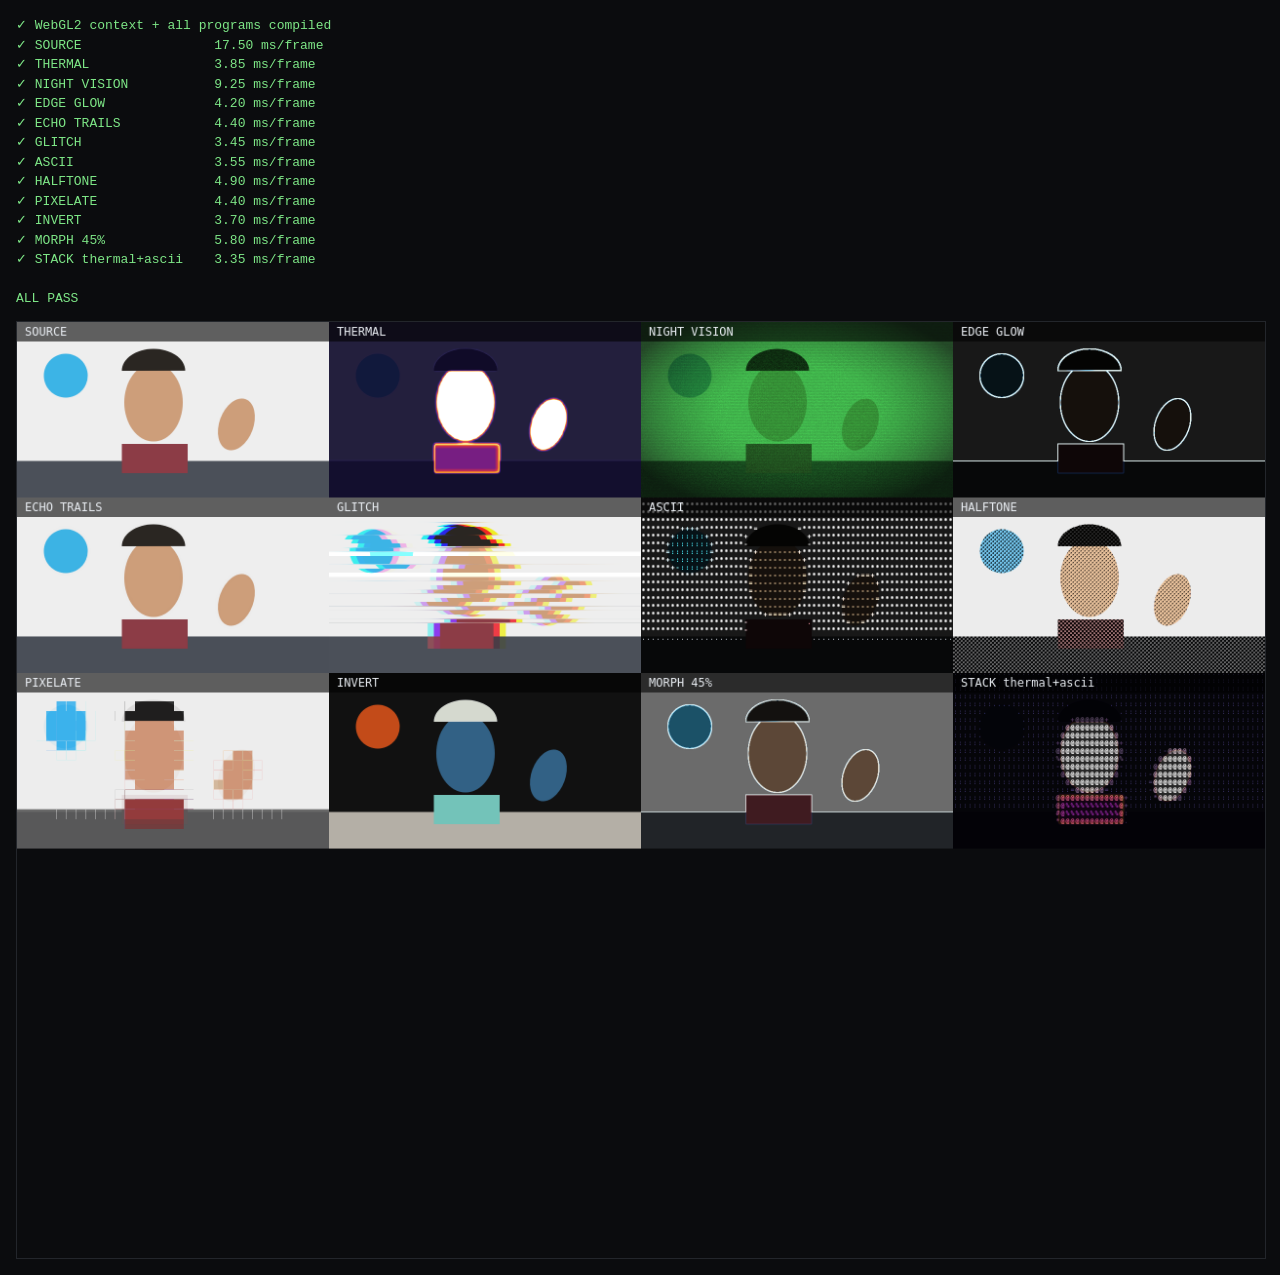
<file: docs/selftest.html>
<!doctype html>
<html lang="en">
<head>
<meta charset="utf-8">
<title>Pinch Vision — shader self-test</title>
<style>
  body { background:#0b0c0e; color:#e9edf2; font:13px ui-monospace,Menlo,monospace; margin:16px; }
  #log { white-space:pre-wrap; line-height:1.5; }
  .ok { color:#7ee787; } .bad { color:#ff7b72; }
  canvas { display:block; margin-top:12px; max-width:100%; border:1px solid #23262b; }
</style>
</head>
<body>
<div id="log">running…</div>
<canvas id="sheet" width="1280" height="960"></canvas>
<script type="module">
// Cache-bust so a test run always exercises the deployed file, not a
// copy the browser held on to from a previous version.
const { Renderer, EFFECTS } = await import(`./effects.js?t=${Date.now()}`);

const log = document.getElementById('log');
const lines = [];
const say = (msg, cls = '') => {
  lines.push(cls ? `<span class="${cls}">${msg}</span>` : msg);
  log.innerHTML = lines.join('\n');
};

// A stand-in for the camera: skin-toned face and hand, blown-out bright wall,
// a cold blue object — the same scene the Python contact sheet used.
const src = document.createElement('canvas');
src.width = 640; src.height = 360;
{
  const c = src.getContext('2d');
  c.fillStyle = '#eeeeee'; c.fillRect(0, 0, 640, 360);
  c.fillStyle = '#4b5059'; c.fillRect(0, 285, 640, 75);
  c.fillStyle = '#3cb4e6'; c.beginPath(); c.arc(100, 110, 45, 0, 7); c.fill();
  c.fillStyle = '#cd9e7a'; c.beginPath(); c.ellipse(280, 165, 60, 80, 0, 0, 7); c.fill();
  c.fillStyle = '#2a2622'; c.beginPath(); c.ellipse(280, 100, 65, 45, 0, 3.14, 6.28); c.fill();
  c.fillStyle = '#8c3c46'; c.fillRect(215, 250, 135, 60);
  c.fillStyle = '#cd9e7a'; c.beginPath(); c.ellipse(450, 210, 35, 55, .35, 0, 7); c.fill();
}

const view = document.createElement('canvas');
let renderer;
try {
  renderer = new Renderer(view);
  say('✓ WebGL2 context + all programs compiled', 'ok');
} catch (err) {
  say(`✗ ${err.message}`, 'bad');
  throw err;
}

renderer.setSize(src.width, src.height);

const sheet = document.getElementById('sheet').getContext('2d');
sheet.fillStyle = '#0b0c0e';
sheet.fillRect(0, 0, 1280, 960);

const cells = [{ label: 'SOURCE', slots: [] }];
for (const fx of EFFECTS) cells.push({ label: fx.name, slots: [{ effect: fx.id, amount: 0.9 }] });
cells.push({ label: 'MORPH 45%', slots: [{ morph: { from: 'edge', to: 'echo', mix: 0.45 }, amount: 1 }] });
cells.push({ label: 'STACK thermal+ascii', slots: [
  { effect: 'thermal', amount: 0.9 }, { effect: 'ascii', amount: 0.85 }] });

const COLS = 4, CW = 320, CH = 180;
let failures = 0;

for (let i = 0; i < cells.length; i++) {
  const { label, slots } = cells[i];
  const t0 = performance.now();
  try {
    // Two passes so stateful effects (echo) have history to work with.
    renderer.draw(src, slots, { mirror: false, time: i * 0.1 });
    renderer.draw(src, slots, { mirror: false, time: i * 0.1 + 0.05 });
  } catch (err) {
    failures++;
    say(`✗ ${label}: ${err.message}`, 'bad');
    continue;
  }
  const err = renderer.gl.getError();
  const ms = (performance.now() - t0) / 2;
  if (err !== 0) { failures++; say(`✗ ${label}: gl error ${err}`, 'bad'); }
  else say(`✓ ${label.padEnd(22)} ${ms.toFixed(2)} ms/frame`, 'ok');

  const x = (i % COLS) * CW, y = Math.floor(i / COLS) * CH;
  sheet.drawImage(view, x, y, CW, CH);
  sheet.fillStyle = 'rgba(0,0,0,.6)'; sheet.fillRect(x, y, CW, 20);
  sheet.fillStyle = '#e9edf2'; sheet.font = '12px monospace';
  sheet.fillText(label, x + 8, y + 14);
}

say(failures ? `\n${failures} FAILURE(S)` : '\nALL PASS', failures ? 'bad' : 'ok');
window.__selftest = { failures, done: true };
</script>
</body>
</html>
</file>
